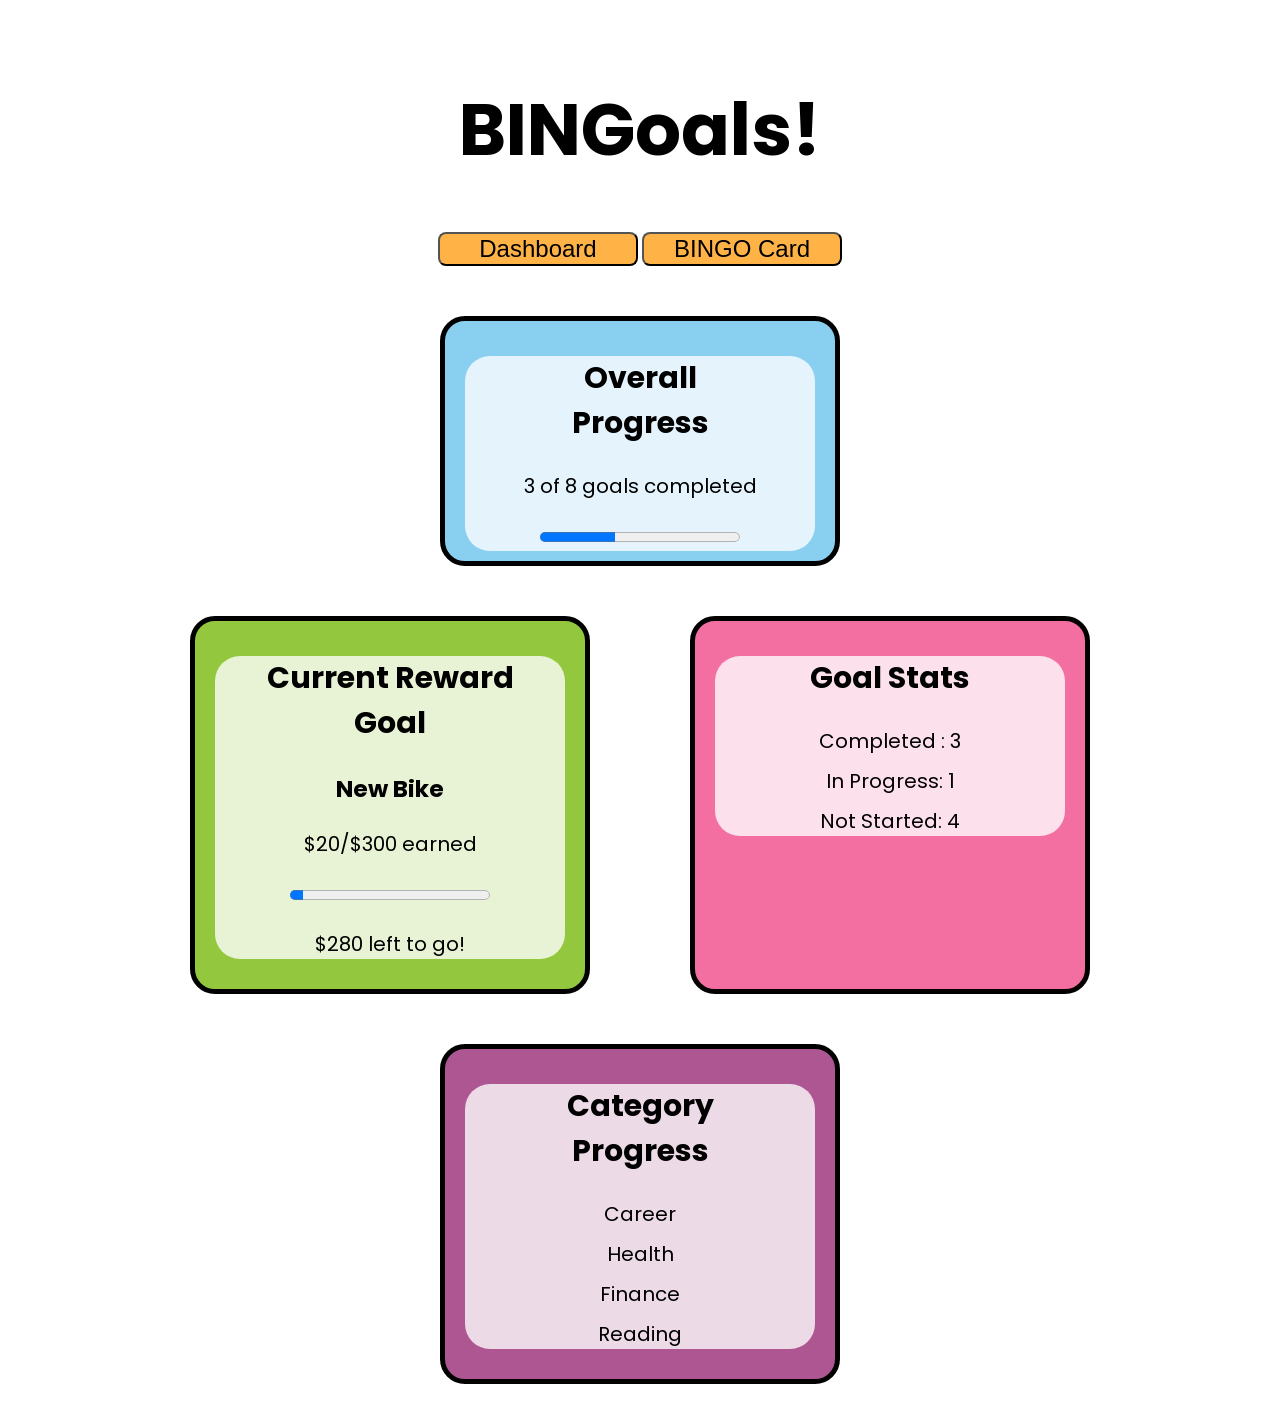
<file: projects/bingoals/index.html>
<!doctype html>
<html lang="en">
  <head>
    <meta charset="UTF-8" />
    <meta name="viewport" content="width=device-width, initial-scale=1.0" />
    <title>Homepage</title>
    <link rel="stylesheet" href="styles.css" />
    <link rel="preconnect" href="https://fonts.googleapis.com" />

    <link rel="preconnect" href="https://fonts.gstatic.com" crossorigin />
    <link
      href="https://fonts.googleapis.com/css2?family=Poppins:ital,wght@0,100;0,200;0,300;0,400;0,500;0,600;0,700;0,800;0,900;1,100;1,200;1,300;1,400;1,500;1,600;1,700;1,800;1,900&display=swap"
      rel="stylesheet"
    />
  </head>
  <body>
    <header>
      <h1>BINGoals!</h1>
      <nav>
        <button>Dashboard</button>
        <button>BINGO Card</button>
      </nav>
    </header>

    <main class="dashboard">
      <section class="card progress-card">
        <div class="info-card">
          <h2>Overall Progress</h2>

          <p id="completed-goals">3 of 8 goals completed</p>

          <progress id="completed-goals-progress" value="3" max="8"></progress>
        </div>
      </section>

      <section class="card reward-card">
        <div class="info-card">
          <h2>Current Reward Goal</h2>
          <h3>New Bike</h3>
          <p>$20/$300 earned</p>
          <progress value="20" max="300"></progress>
          <p>$280 left to go!</p>
        </div>
      </section>

      <section class="card goal-card">
        <div class="info-card">
          <h2>Goal Stats</h2>
          <ul>
            <li>
              Completed :
              <span id="completed-count">3</span>
            </li>

            <li>
              In Progress:
              <span id="in-progress-count">1</span>
            </li>

            <li>
              Not Started:
              <span id="not-started-count">4</span>
            </li>
          </ul>
        </div>
      </section>

      <section class="card category-card">
        <div class="info-card">
          <h2>Category Progress</h2>

          <ul>
            <li>Career</li>
            <li>Health</li>
            <li>Finance</li>
            <li>Reading</li>
          </ul>
        </div>
      </section>
    </main>
    <script src="script.js"></script>
  </body>
</html>
</file>
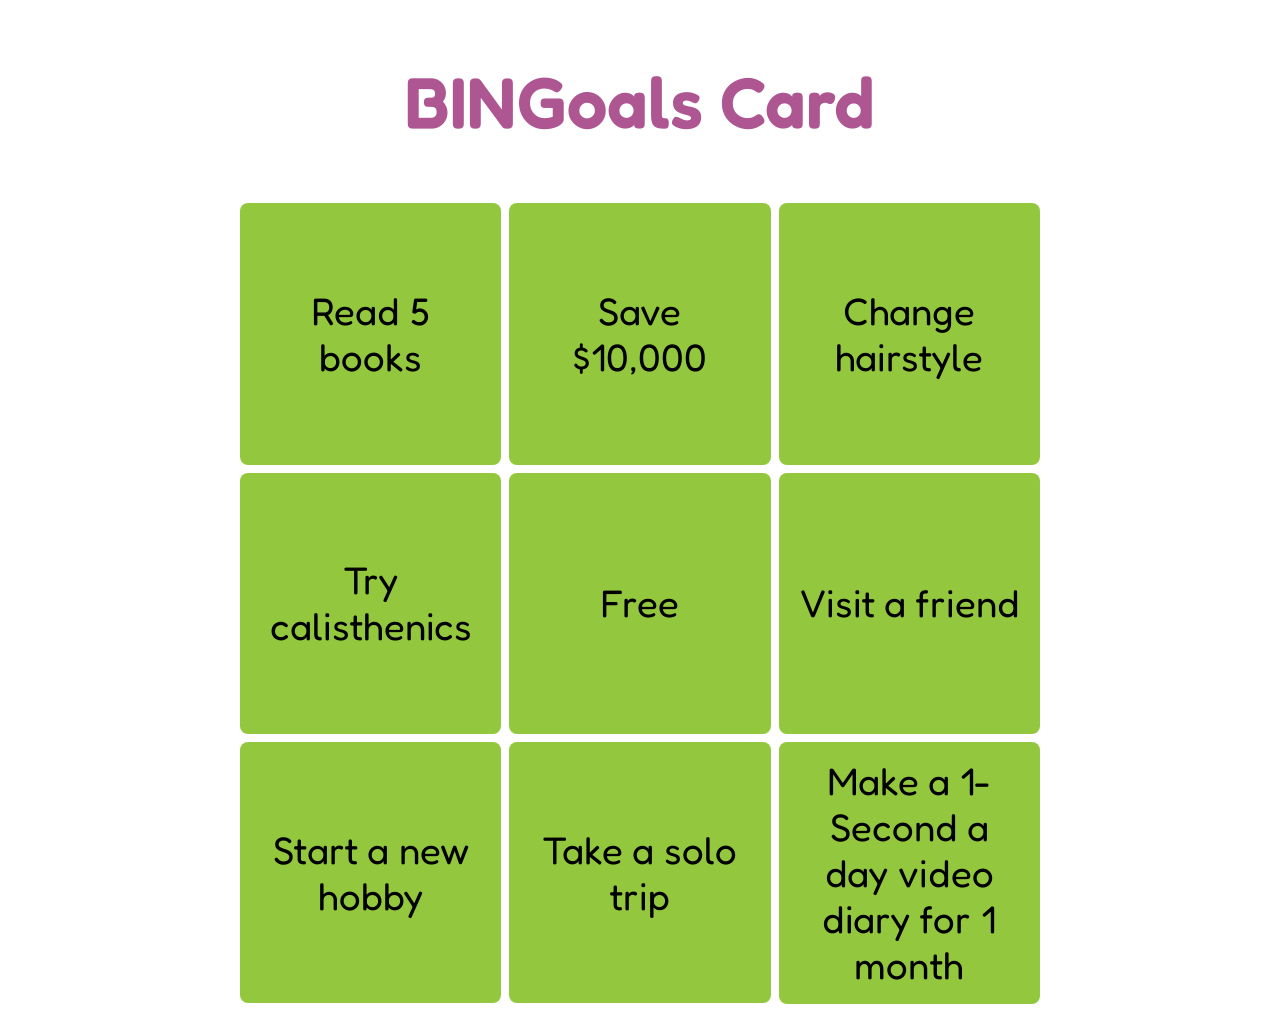
<file: projects/bingoals/bingo.html>
<!doctype html>
<html lang="en">
  <head>
    <meta charset="UTF-8" />
    <meta name="viewport" content="width=device-width, initial-scale=1.0" />
    <title>Bingo Card</title>
    <link rel="preconnect" href="https://fonts.googleapis.com" />
    <link rel="preconnect" href="https://fonts.gstatic.com" crossorigin />
    <link
      href="https://fonts.googleapis.com/css2?family=Fredoka:wght@300..700&display=swap"
      rel="stylesheet"
    />
    <link rel="stylesheet" href="bingo.css" />
  </head>
  <body>
    <h1>BINGoals Card</h1>
    <main class="bingo-card"></main>

    <script src="bingo.js"></script>
  </body>
</html>
</file>
<file: projects/bingoals/styles.css>
body {
  text-align: center;
  padding: 20px;
  font-family: "Poppins", sans-serif;
  font-weight: 400;
  font-style: normal;
}

h1 {
  font-size: 72px;
}

button {
  font-size: 24px;
  background-color: #ffb347;
  border-radius: 8px;
  width: 200px;
}

.dashboard {
  width: 1000px;
  max-width: 100%;
  margin: 0 auto;
  display: grid;
  grid-template-columns: repeat(2, 1fr);
}

.progress-card,
.category-card {
  grid-column: span 2;
}

ul {
  list-style: none;
  padding: 0;
}

li {
  margin-bottom: 10px;
}

.card {
  width: 400px;

  border: 5px solid black;
  border-radius: 25px;
  padding: 10px;
  margin: 50px auto 0;
  font-size: 20px;
  box-sizing: border-box;
}

.progress-card {
  background-color: #89cff0;
}

.reward-card {
  background-color: #93c83e;
}

.goal-card {
  background-color: #f46fa1;
}

.category-card {
  background-color: #ad5691;
}

.info-card {
  background-color: rgba(255, 255, 255, 0.784);
  width: 350px;
  max-width: 100%;
  padding: 0 50px;
  border-radius: 25px;
  box-sizing: border-box;
  margin: 0 auto;
}

@media (max-width: 920px) {
  .dashboard {
    grid-template-columns: 1fr;
  }

  .progress-card,
  .category-card {
    grid-column: span 1;
  }
}
</file>
<file: projects/bingoals/bingo.css>
body {
  font-family: "Fredoka", sans-serif;
  font-style: normal;
}

h1 {
  font-size: 72px;
  text-align: center;
  padding: 10px;
  font-weight: 600;
  color: #ad5691;
}

.bingo-card {
  display: grid;
  grid-template-columns: repeat(3, 1fr);
  width: 800px;
  max-width: 100%;
  margin: 0 auto;
  text-align: center;
  gap: 8px;
}

.bingo-square {
  display: flex;
  justify-content: center;
  align-items: center;
  aspect-ratio: 1 / 1;
  border-radius: 8px;
  font-size: clamp(20px, 3vw, 42px);
  padding: 20px;
  min-width: 0;
  min-height: 0;
  background: #93c83e;
}
</file>
